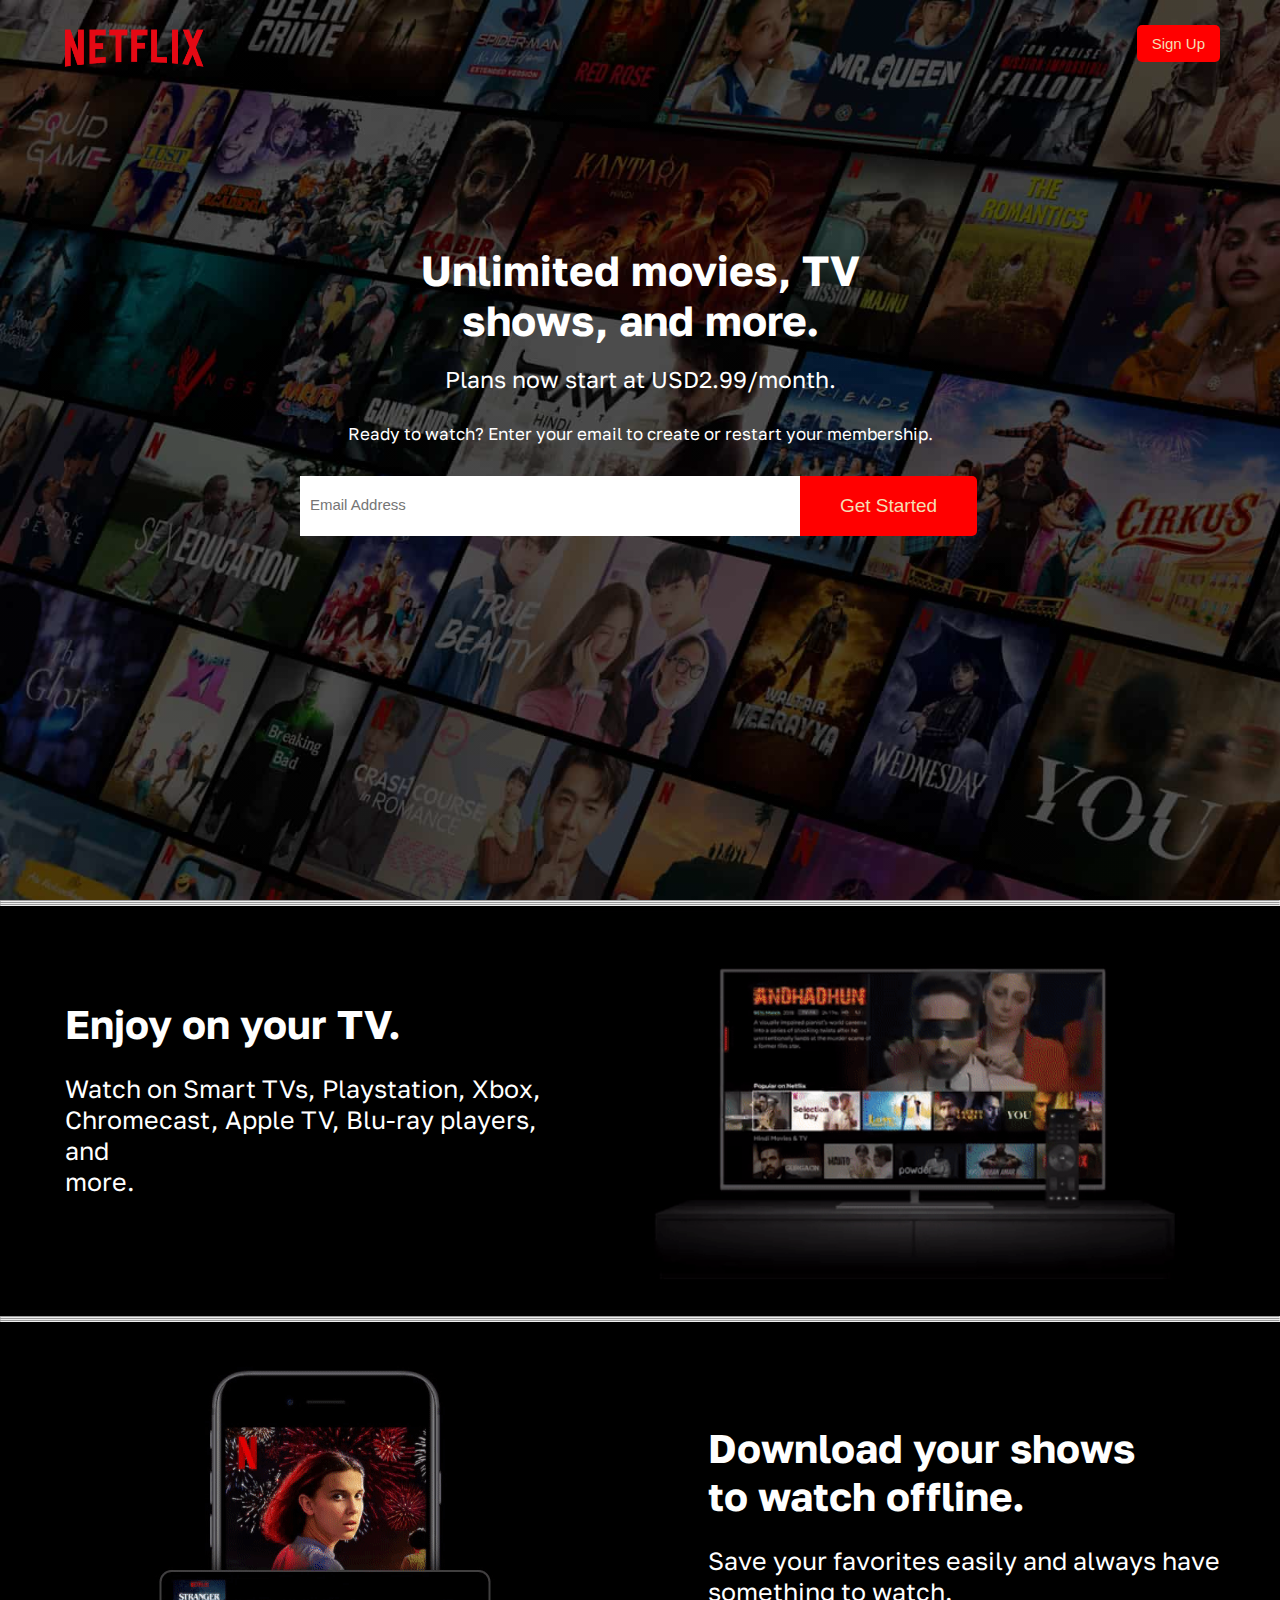
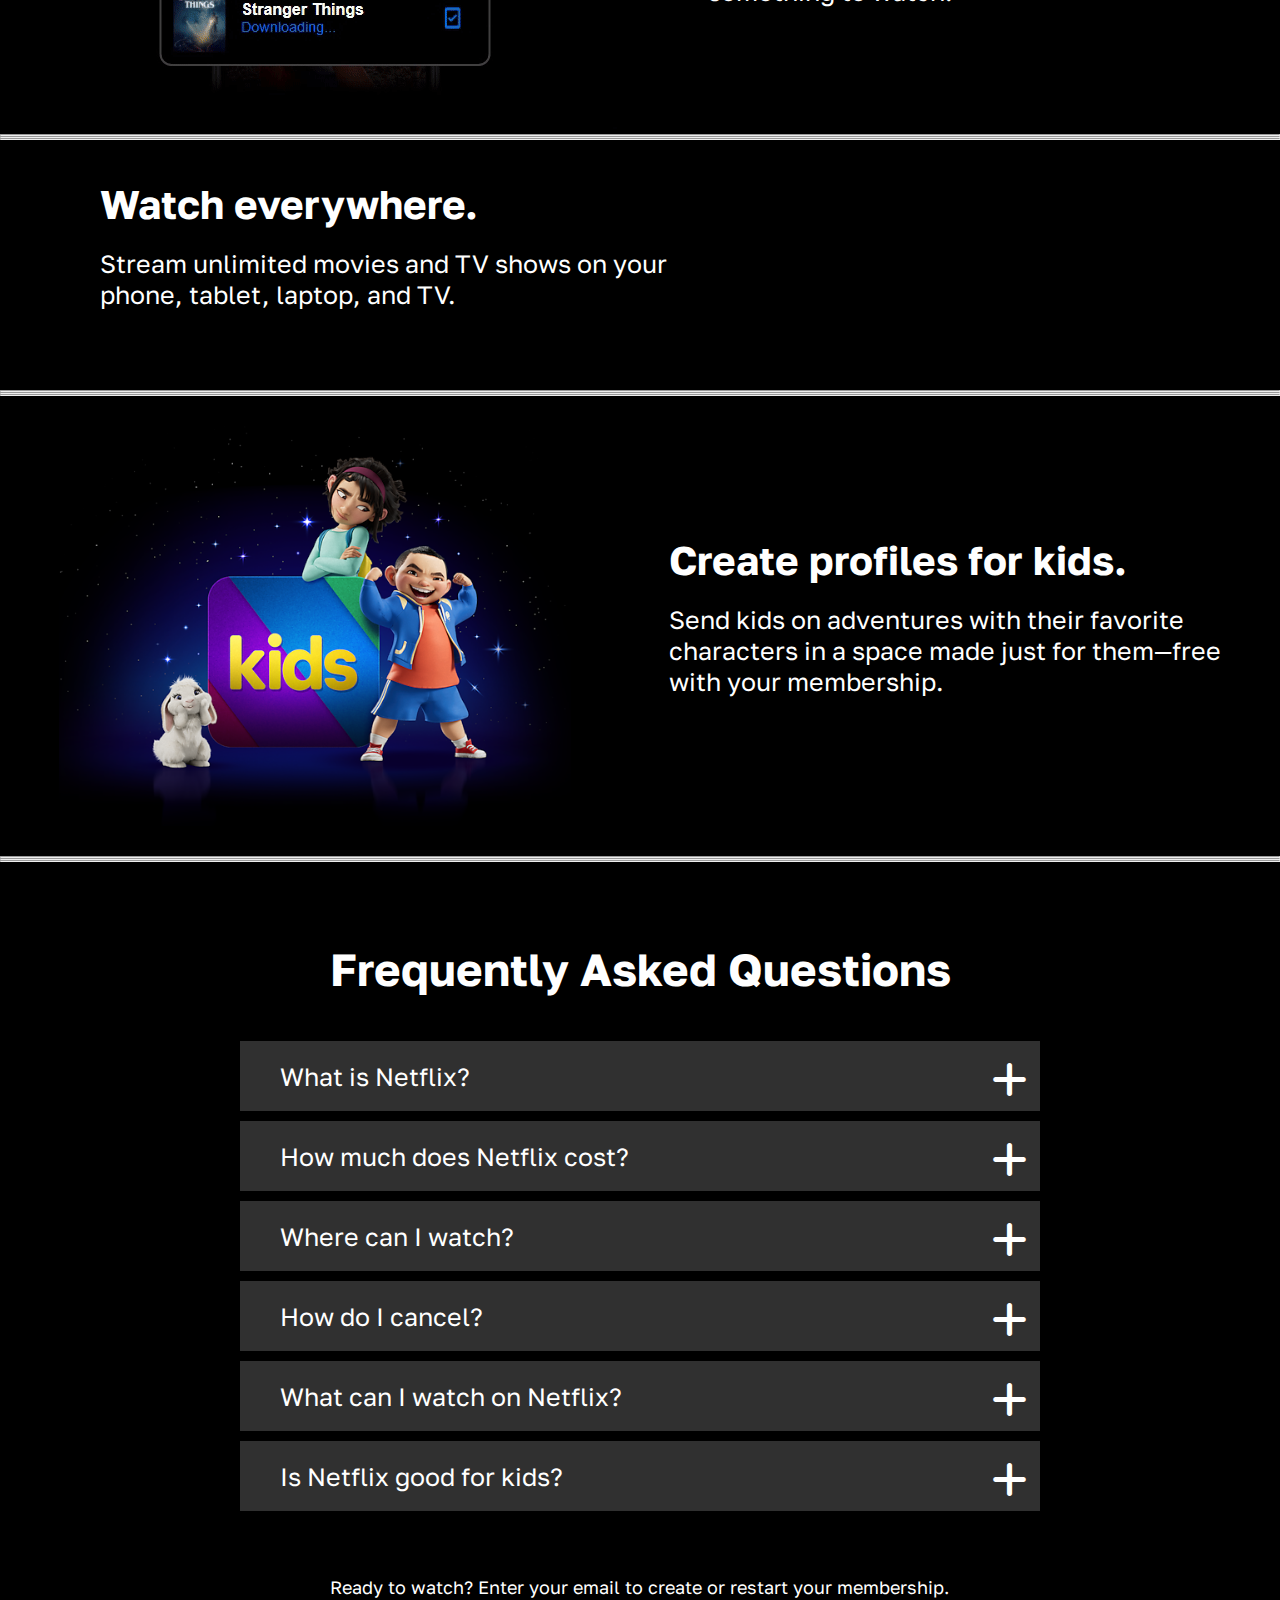
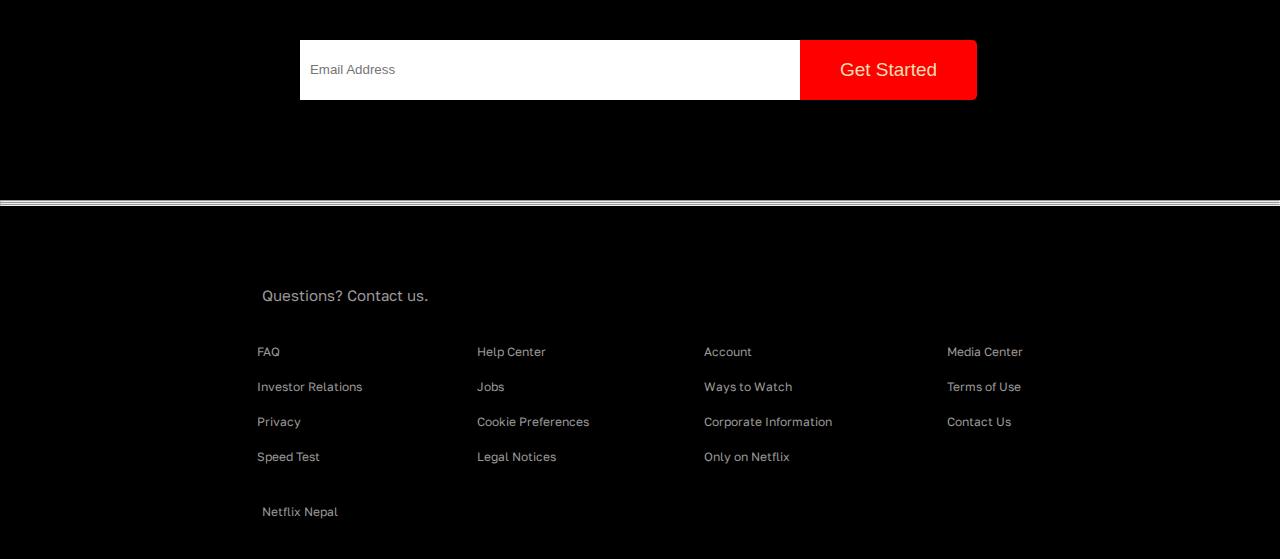
<file: index.html>
<!DOCTYPE html>
<html lang="en">
<head>
    <meta charset="UTF-8">
    <meta http-equiv="X-UA-Compatible" content="IE=edge">
    <meta name="viewport" content="width=device-width, initial-scale=1.0">
    <link rel="stylesheet" href="style.css">
    <link rel="stylesheet" href="https://cdnjs.cloudflare.com/ajax/libs/font-awesome/6.3.0/css/all.min.css">
    <link rel="icon" href="Images/favicon.png">
    <link rel="stylesheet" href="media.css">
    <title>Netflix Nepal-Watch TV Show Online,Watch Movies Online</title>
</head>
<body>
    <div class="main">
        <div class="navbar">
            <img src="Images/logo.png" alt="">
            <button class="btn"><a href="login.html">Sign Up</a></button>
        </div>
        <div class="content">
            <h1>Unlimited movies, TV <br> shows, and more.</h1>
            <p>Plans now start at USD2.99/month.</p>
            <p>Ready to watch? Enter your email to create or restart your membership.</p>
            <input type="text" placeholder="Email Address">
            <button class="btn2">Get Started </button>
        </div>
    </div>
</div>
        <hr><hr><hr>
    <div class="second">
        <div class="content">
        <h1>Enjoy on your TV.</h1>
        <p class="para">Watch on Smart TVs, Playstation, Xbox,<br> Chromecast, Apple TV, Blu-ray players, and <br> more.</p>
    </div>
        <img src="Images/Netflix1.gif" alt="">
    </div>
    <hr><hr><hr>

    <div class="third">
        <img src="Images/Netflix2.gif" alt="">
        <div class="content">
            <h1>Download your shows <br> to watch offline.</h1>
            <p class="para">Save your favorites easily and always have <br> something to watch.</p>
        </div>
    </div>

    <hr><hr><hr>

    <div class="fourth">
        <div class="content">
        <h1>Watch everywhere.</h1>
        <p class="para">Stream unlimited movies and TV shows on your <br> phone, tablet, laptop, and TV.</p>
    </div>
    </div>
    <hr><hr><hr>
    <div class="fifth">
        <img src="Images/kids.png" alt="">
        <div class="content">
            <h1>Create profiles for kids.</h1>
            <p class="para">Send kids on adventures with their favorite <br> characters in a space made just for them—free <br> with your membership.</p>
        </div>
    </div>

    <hr><hr><hr>

    <div class="sixth">
        <h1>Frequently Asked Questions</h1>
        <div class="question">
        <div class="qn">
            <p>What is Netflix?</p><i class="fa-solid fa-plus"></i>
        </div>
        <div class="qn">
            <p>How much does Netflix cost?</p><i class="fa-solid fa-plus"></i>
        </div>
        <div class="qn">
            <p>Where can I watch?</p> <i class="fa-solid fa-plus"></i>
        </div>
        <div class="qn">
            <p>How do I cancel?</p> <i class="fa-solid fa-plus"></i>
        </div>
        <div class="qn">
            <p>What can I watch on Netflix?</p> <i class="fa-solid fa-plus"></i>
        </div>
        <div class="qn">
            <p>Is Netflix good for kids?</p> <i class="fa-solid fa-plus"></i>
        </div>

        <div class="search">
            <p>Ready to watch? Enter your email to create or restart your membership.</p>
            <input type="text" placeholder="Email Address">
            <button class="btn2">Get Started </button>
        </div>
    </div>
        <hr><hr><hr>
    <div class="last">
        <p class="para">Questions? Contact us.</p>
        <div class="txt">
            <div class="st">
                <li>FAQ</li>
                <li>Investor Relations</li>
                <li>Privacy</li>
                <li>Speed Test</li>
                
            </div>
            <div class="st">
                <li>Help Center</li>
                <li>Jobs</li>
                <li>Cookie Preferences</li>
                <li>Legal Notices</li>
            </div>
            <div class="st">
                <li>Account</li>
                <li>Ways to Watch</li>
                <li>Corporate Information</li>
                <li>Only on Netflix</li>
                
            </div>
            <div class="st">
                <li>Media Center</li>
                <li>Terms of Use</li>
                <li>Contact Us</li>
                
            </div>
        </div>
        <p class="paralast">Netflix Nepal</p>
    </div>
    
</body>
</html>
</file>
<file: style.css>
@import url('https://fonts.googleapis.com/css2?family=Golos+Text&family=Roboto:wght@300&family=Source+Sans+Pro:ital,wght@1,300&display=swap');

*{
    margin: 0;
    padding: 0;
    box-sizing: border-box;
}
html{
    font-family: 'Golos Text', sans-serif;
    font-size: 10px;
    height: 100vh;
    width: 100%;
}
.main .navbar{
    display: flex;
    justify-content: space-between;
    padding: 25px 60px;
}
.main{
    background: linear-gradient(rgba(0,0,0,0.6),rgba(0,0,0,0.6)),url(Images/bg.jpg);
    background-repeat: no-repeat;
    background-size: cover;
    height: 100vh;
    width: 100%;
    
}
.main .navbar img{
    height: 45px;
}
.navbar .btn{
    background-color: red;
    color: white;
    border-radius: 5px;
    padding: 0 15px;
    height: 37px;
    font-size:1.5rem ;
    border: none;
    outline: none;
}
.navbar a{
    color: wheat;
    text-decoration: none;
}

.main .content{
    text-align: center;
    margin-top: 150px;
    
}
.main .content h1{
   font-size: 4.2rem;
   color: white;
}
.main .content p:nth-child(2){
    font-size: 2.3rem;
    color: white;
    margin: 20px 0;
}
.main .content p:nth-child(3){
    font-size: 1.7rem;
    color: white;
    margin: 30px 0;
}
.main .content input,.sixth .search input{
    padding: 10px;
    width: 50rem;
    margin-bottom: 100px;
    height: 60px;
    display: inline;
    border: none;
    outline: none;
}
.main .content .btn2,.sixth .search .btn2{
    padding: 5px 40px;
    border-top-right-radius: 5px;
    border-bottom-right-radius: 5px;
    border: none;
    outline: none;
    height: 60px;
    display: inline;
    position: relative;
    left: -3px;
    cursor: pointer;
    background-color: red;
    color: wheat;
    font-size: 1.9rem;
    top: 2px;
}
.main .content ::placeholder{
    font-size: 1.5rem;
}

.second{
    height: 40%;
    display: flex;
    justify-content: space-between;
    padding: 5px 25px;
    background-color: black;
    align-items: center;

}
.second .content{
    margin-left: 40px;
    
}
.second img{
    height: 400px;
}
.second .content h1{
    font-size: 4rem;
    color: white;
}
.second .content .para{
    font-size: 2.5rem;
    color: white;
    margin: 25px 0;
}

.third{
    display: flex;
    justify-content: space-around;
    background-color: black;
    align-items: center;
    padding: 5px 15px;
}
.third .content h1{
    font-size: 4rem;
    color: white;
}
.third .content .para{
    font-size: 2.5rem;
    margin: 25px 0;
    color: white;
}

.fourth{
    background-color: black;
    height: 250px;
    color: white;
    
}
.fourth .content{
    padding: 40px 100px;
}

.fourth h1{
    font-size: 4rem;
    
}
.fourth .para{
    font-size: 2.5rem;
   margin: 20px 0;
}

.fifth{
    display: flex;
    justify-content: space-around;
    padding: 30px 20px;
    background-color: black;
    color: white;
    align-items: center;
    
}
.fifth img{
    height: 400px;
}
.fifth h1{
    font-size: 4rem;
}
.fifth .para{
    font-size: 2.5rem;
    margin: 20px 0;
}

.sixth{
    background-color: black;
    padding-bottom: 40px;
}

.sixth h1{
    text-align: center;
    font-size: 4.5rem;
    color: white;
    margin-bottom: 60px;
    padding-top: 80px;
}
.sixth .question{
   
   display: flex;
   flex-direction: column;
   justify-content: center;
   align-items: center;
}
.sixth .qn p{
    width: 80rem;
    height: 7rem;
    cursor: pointer;
    display: flex;
    padding: 0 40px;
    background-color: #303030;
    color: white;
    margin: -15px 0;
    align-items: center;
    font-size: 2.5rem;
}

.sixth .qn i{
    color: white;
    
    font-size: 4rem;
    position: relative;
    left: 94%;
    top: -36px;
    z-index: 9;
}
.sixth .search p{
    font-size: 1.8rem;
    margin: 40px 0;
    color: white;
    text-align: center;

}

.last .txt{
    display: flex;
    justify-content: space-around;
    color: #9c9999;
    margin: 20px 0;
    padding: 0 200px;
}
.last .txt li{
    list-style: none;
    margin: 20px 0;
    font-size: 1.2rem;
    
}
.last .para{
    
    color:#9c9999;
    margin-left:  262px;
    margin-top: 80px;
    font-size: 1.5rem;
}
.last p{
    font-size: 1.2rem;
    color: #9c9999;
    margin-left:  262px;
    
    
}


.full{
    background: radial-gradient(rgba(0,0,0,0.6),rgba(0,0,0,0.3)),url(Images/bg.jpg);
    background-size: cover;
    height: 115vh;
    display: flex;
    justify-content: center;
    align-items: center;

}
.page{
    height: 100vh;
    padding: 20px;
    
    width: 45rem;
    background-color: rgba(0,0,0,0.6);
    display: flex;
    flex-direction: column;
    justify-content: center;
    align-items: center;
    
    color: white;
}
.page input{
    padding: 15px 10px;
    width: 75%;
    margin: 10px 0;
    border-radius: 5px;
}
.page .btn1{
    width: 75%;
    background-color: red;
    color: white;
    padding: 15px 0;
    border: none;
    outline: none;
    border-radius: 5px;
    font-size: 1.9rem;
    margin-top: 30px;
}
.page h1{
    font-size: 3.5rem;
    margin-left: -190px;
    margin-bottom: 23px;
}
.page .check{
    position: relative;
    right: 140px;
}
.page .rem{
    display: inline;
    position: relative;
    bottom: 26px;
    right: 75px;
    font-size: 1.5rem;
}
.page .need{
    position: relative;
    bottom: 43px;
    left: 110px;
    font-size: 1.5rem;
    cursor: pointer;
}
.page .new{
    margin-left: 50px;
    font-size: 1.5rem;
}
.page a{
    float: right;
    margin-top: -17px;
    margin-right: 20px;
    font-size: 1.5rem;
    color: white;
}
.page .lpa{
    display: block;
    margin-left: 50px;
    margin-top: 10px;
}
.page .lern{
    margin-top: 1px;
    font-size: 0.9rem;
    margin-right: 60px;
}
.page .text{
    margin-left: -120px;
    margin-top: 40px;
    color: #9c9999;
}
.page a{
    text-decoration: none;
    color: white;
}
</file>
<file: media.css>
@media(max-width:1000px){
    .main{
        height: 90vh;
    }
    .second{
       display: flex; 
       flex-direction: column;
       align-items: center;
       justify-content: center;
    }
    .second .content{
        text-align: center;
        margin-top: 40px;
    }
    .third{
       display: flex; 
       flex-direction: column;
       align-items: center;
       justify-content: center;
    }
    .third .content{
        text-align: center;
        margin-top: 40px;
    }
    .fourth{
        text-align: center;
    }
    .fifth{
        display: flex; 
        flex-direction: column;
        align-items: center;
        justify-content: center;
     }
     .fifth .content{
         text-align: center;
         margin-top: 40px;
     }
    
}

@media (max-width:912px){
    html{
        font-size: 7px;
    }
    .sixth .qn p{
        width: 80rem;
        margin: -5px 0;
    }
    .second img{
        height: 300px;
    }
    .search input{
        position: relative;
        top: 2px;
        left: 1px;
    }
    .main input{
        position: relative;
        top: 2px;
        
    }

}
@media (max-width:575px){
    
    .third img{
        height: 300px;
    }
    .second img{
        height: 250px;
    }

    .fifth img{
        height: 250px;
    }
}
@media (max-width:430px){
    
    .third img{
        height: 210px;
    }
    .second img{
        height: 200px;
    }

    .fifth img{
        height: 220px;
    }
    .sixth .search{
        display: flex;
        justify-content: center;
        align-items: center;
        flex-direction: column;
    }
    .sixth .search .btn2{
        margin-top: -80px;
        margin-bottom: 20px;
    }
    
}

@media(max-width:600px){
    .sixth .qn p{
        width: 60rem;
        
    }
    .sixth{
        padding: 0 10%;
    }
    .sixth .search{
        display: flex;
        flex-direction: column;
        justify-content: center;
        align-items: center;
    }
    .sixth .btn2{
        margin-top: -70px;
        margin-bottom: 20px;
    }
    .last .txt{
        padding: 0 10px;
        font-size: 1rem;
    }
    .last .para{
        margin-left: 0;
    }
    .last .paralast{
        margin-left: 0;
    }
}

@media (max-width:500px){
    .main .content{
        display: flex;
        justify-content: center;
        align-items: center;
        flex-direction: column;
        margin-top: 120px;
    }
    .main .btn2{
        margin-top: -80px;
    }
    .main .navbar img{
        height: 30px;
    }
    .main .navbar{
        padding: 35px 20px;
    }
    .sixth .qn p{
        width: 40rem;
        
    }
    .sixth .qn i{
        margin-left: -5px;
        margin-top: 10px;
        font-size: 1.3rem;
    }
    .sixth{
        padding: 0 20px;
    }
    
    .main input{
        width: 35rem;
    }
}
</file>
